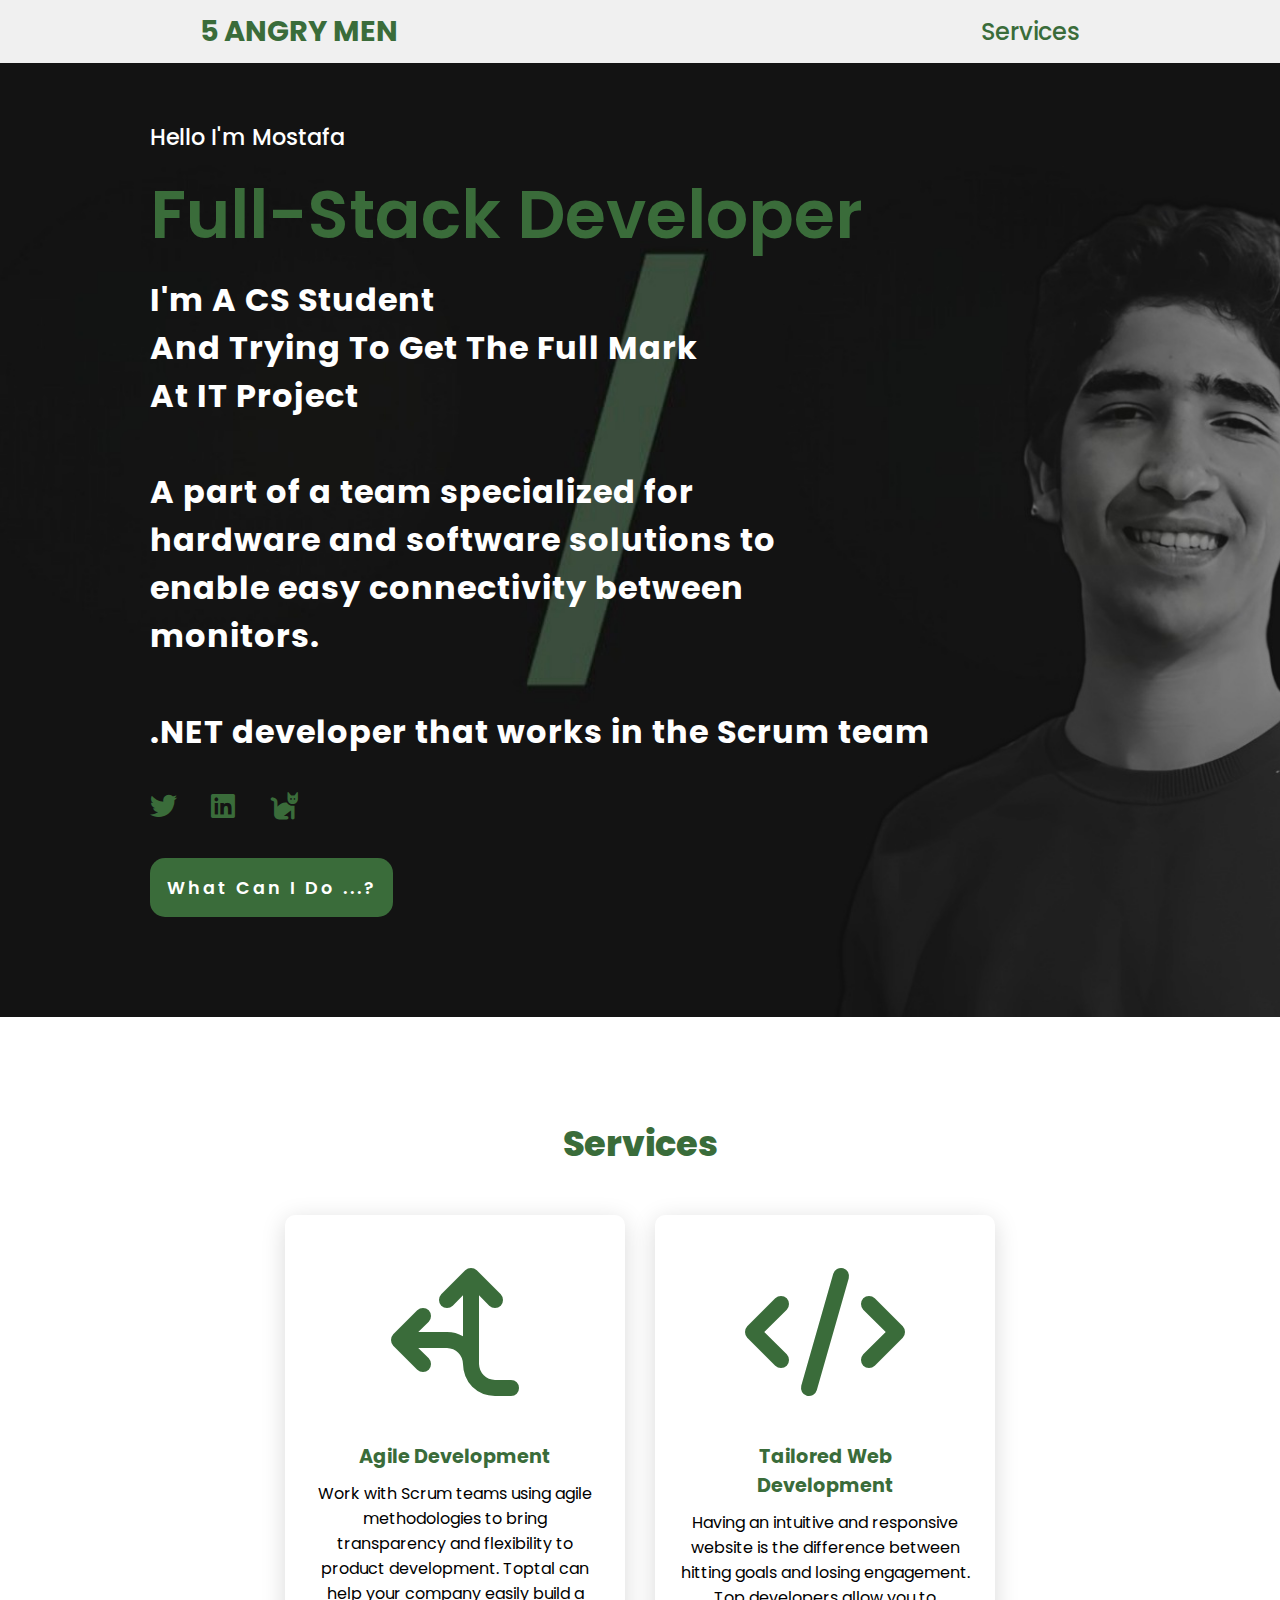
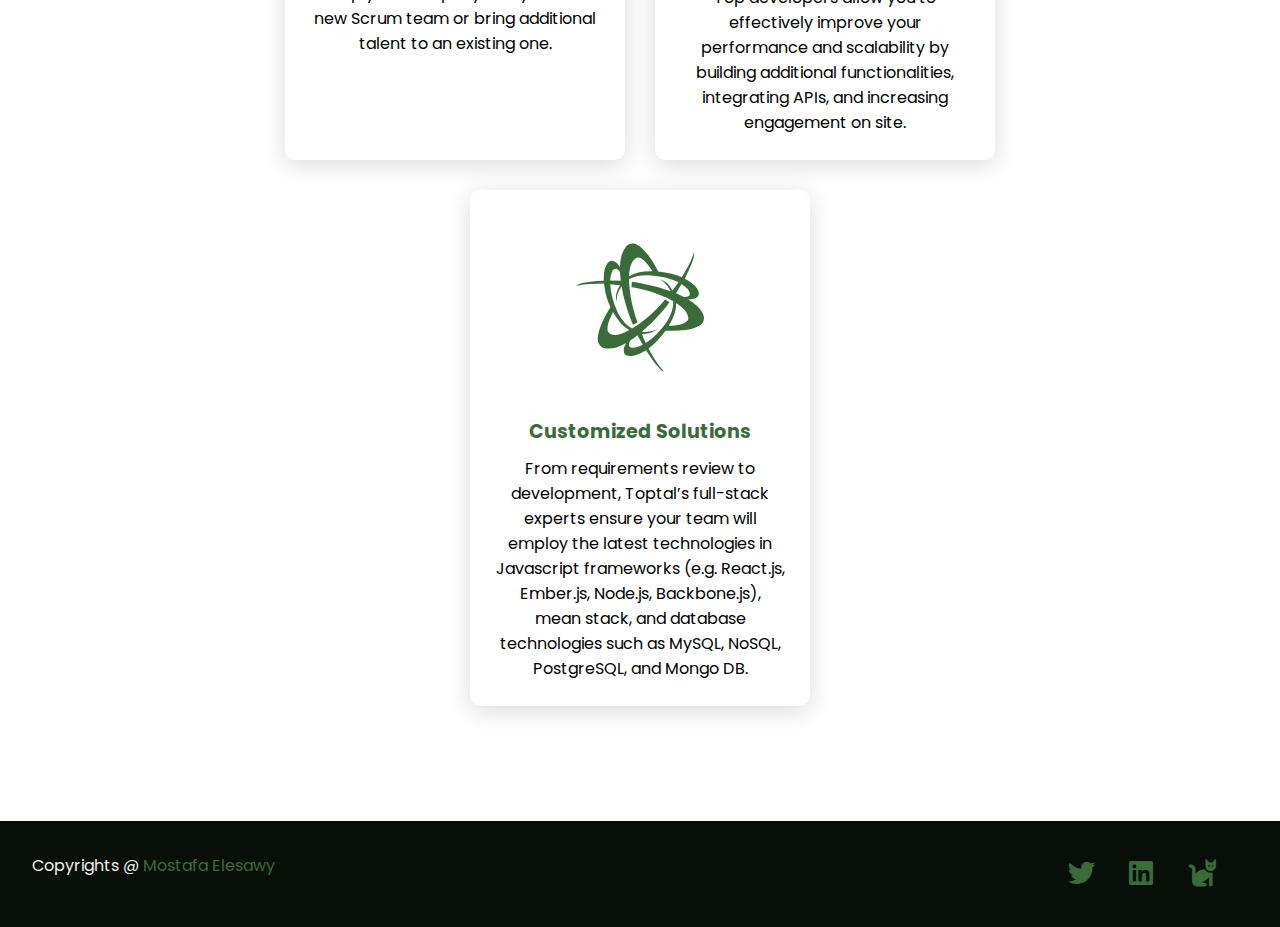
<file: 3esawy/index.html>
<!DOCTYPE html>
<html lang="en">
<head>
  <meta charset="UTF-8">
  <meta http-equiv="X-UA-Compatible" content="IE=edge">
  <meta name="viewport" content="width=device-width, initial-scale=1.0">
  <title>Document</title>
  <link rel="stylesheet" href ="https://cdnjs.cloudflare.com/ajax/libs/font-awesome/6.4.0/css/all.min.css">
  <link rel="stylesheet" href="style.css">
</head>
<body>
  <header>
    <a href ="#" class="logo"> 5 Angry Men </a>
    <nav class="navigation">
      <a href="#services">Services</a>
    </nav>
  </header>
  
  
  <section class="main">
    <div>
      <h2>Hello I'm Mostafa<br><span>Full-Stack Developer</span></h2>
      <h3>I'm A CS Student <br> And Trying To Get The Full Mark <br>At IT Project<br><br>A part of a team specialized for <br>hardware and software solutions to <br>enable easy connectivity between <br>monitors.<br><br> .NET developer that works in the Scrum team</h3>
      <div class="social-icons">
        <a href="#"><i class="fa-brands fa-twitter"></i></a>
        <a href="#"><i class="fa-brands fa-linkedin"></i></a>
        <a href="#"><i class="fa-solid fa-cat"></i></a>
      </div>
      <a href="#services" class="main-btn">What Can I Do ...?</a>
    </div>
  </section>

  <section class="cards" id="services">
    <h2 class="title">Services</h2>
    <div class="content">
      <div class="card">
        <div class="icon">
          <i class="fa-solid fa-arrows-split-up-and-left fa-flip" style="color: #3a6c3a;"></i>
        </div>
        <div class="info">
          <h3>Agile Development</h3>
          <p>Work with Scrum teams using agile methodologies to bring transparency and flexibility to product development. Toptal can help your company easily build a new Scrum team or bring additional talent to an existing one.</p>
        </div>
      </div>
      <div class="card">
        <div class="icon">
          <i class="fa-solid fa-code fa-flip" style="color: #3a6c3a;"></i>
        </div>
        <div class="info">
          <h3>Tailored Web Development</h3>
          <p>Having an intuitive and responsive website is the difference between hitting goals and losing engagement. Top developers allow you to effectively improve your performance and scalability by building additional functionalities, integrating APIs, and increasing engagement on site.</p>
        </div>
      </div>
      <div class="card">
        <div class="icon">
          <i class="fa-brands fa-battle-net fa-flip" style="color: #3a6c3a;"></i>
        </div>
        <div class="info">
          <h3>Customized Solutions</h3>
          <p>From requirements review to development, Toptal’s full-stack experts ensure your team will employ the latest technologies in Javascript frameworks (e.g. React.js, Ember.js, Node.js, Backbone.js), mean stack, and database technologies such as MySQL, NoSQL, PostgreSQL, and Mongo DB.</p>
        </div>
      </div>
    </div>
  </section>


  <footer class="footer">
    <p class="footer-title">Copyrights @ <span>Mostafa Elesawy </span></p>
    <div class="social-icons">
      <a href="#"><i class="fa-brands fa-twitter"></i></a>
      <a href="#"><i class="fa-brands fa-linkedin"></i></a>
      <a href="#"><i class="fa-solid fa-cat"></i></a>
    </div>
  </footer>
</file>
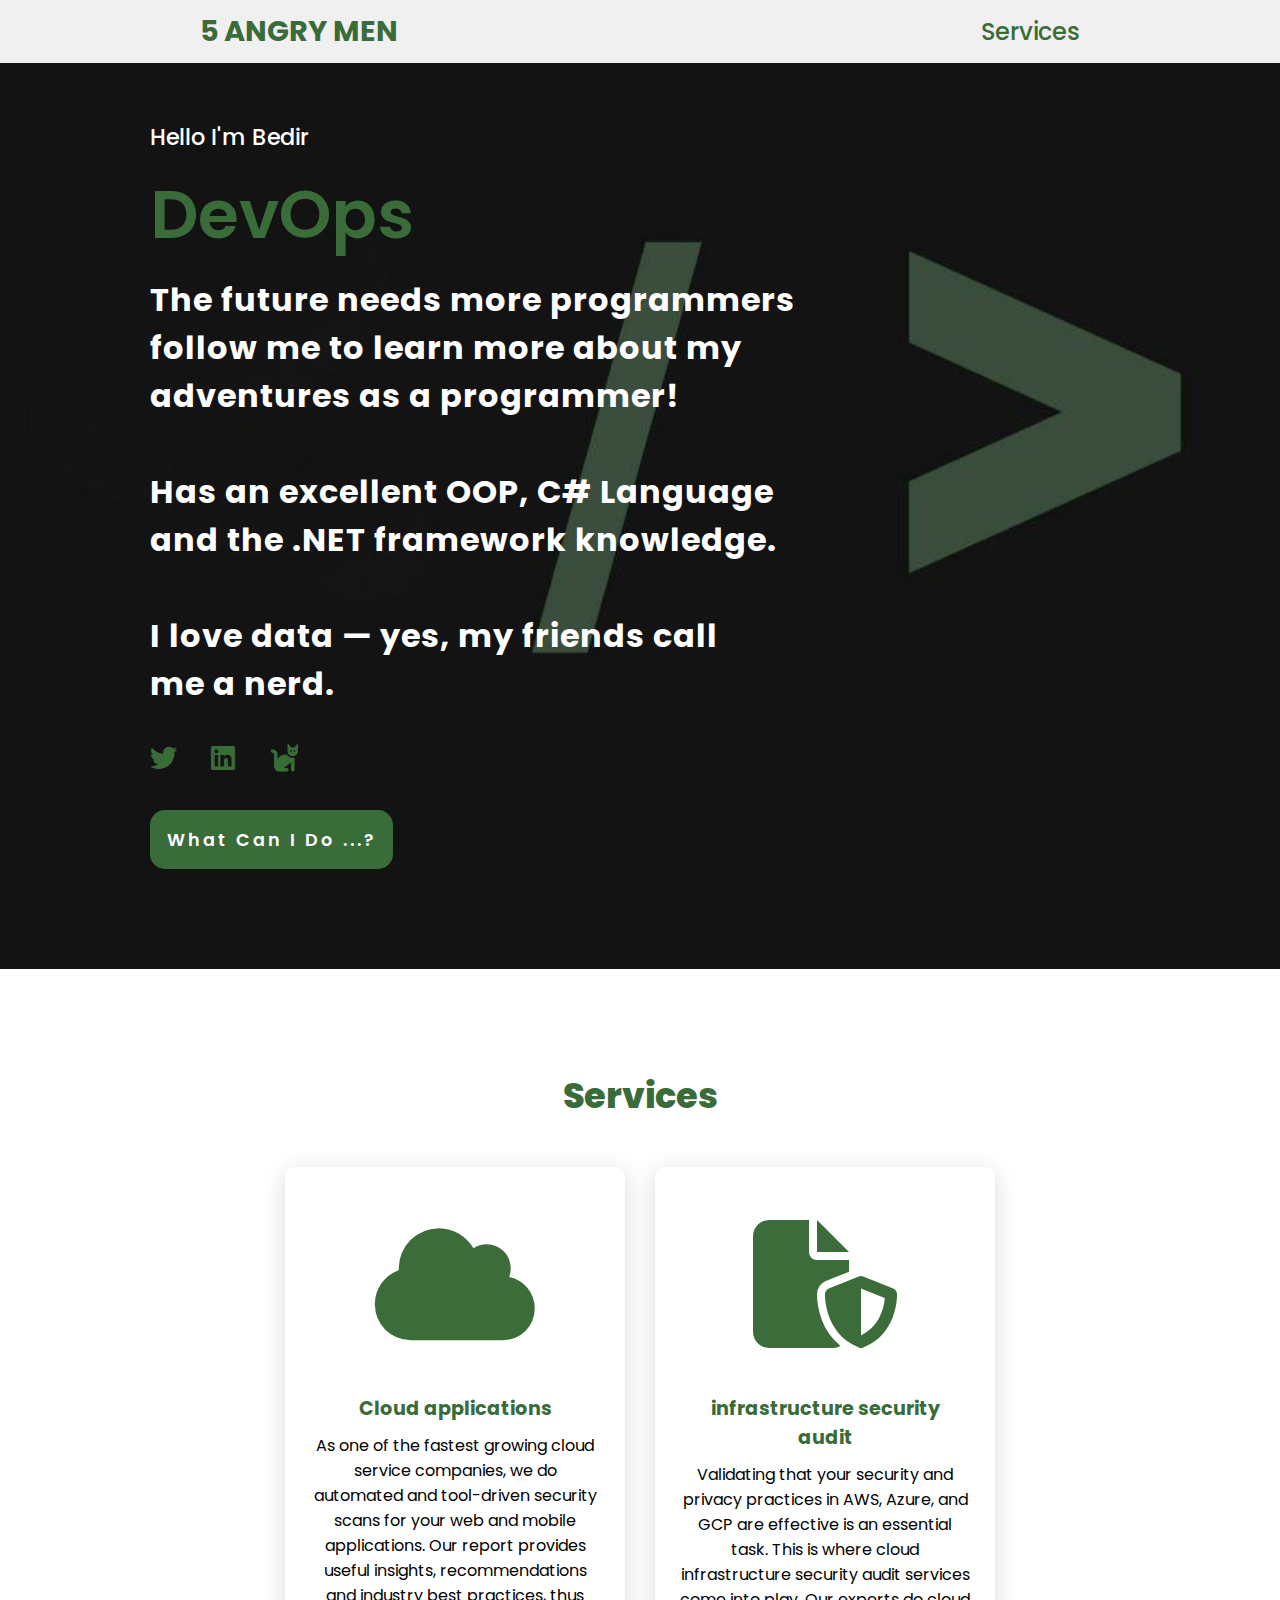
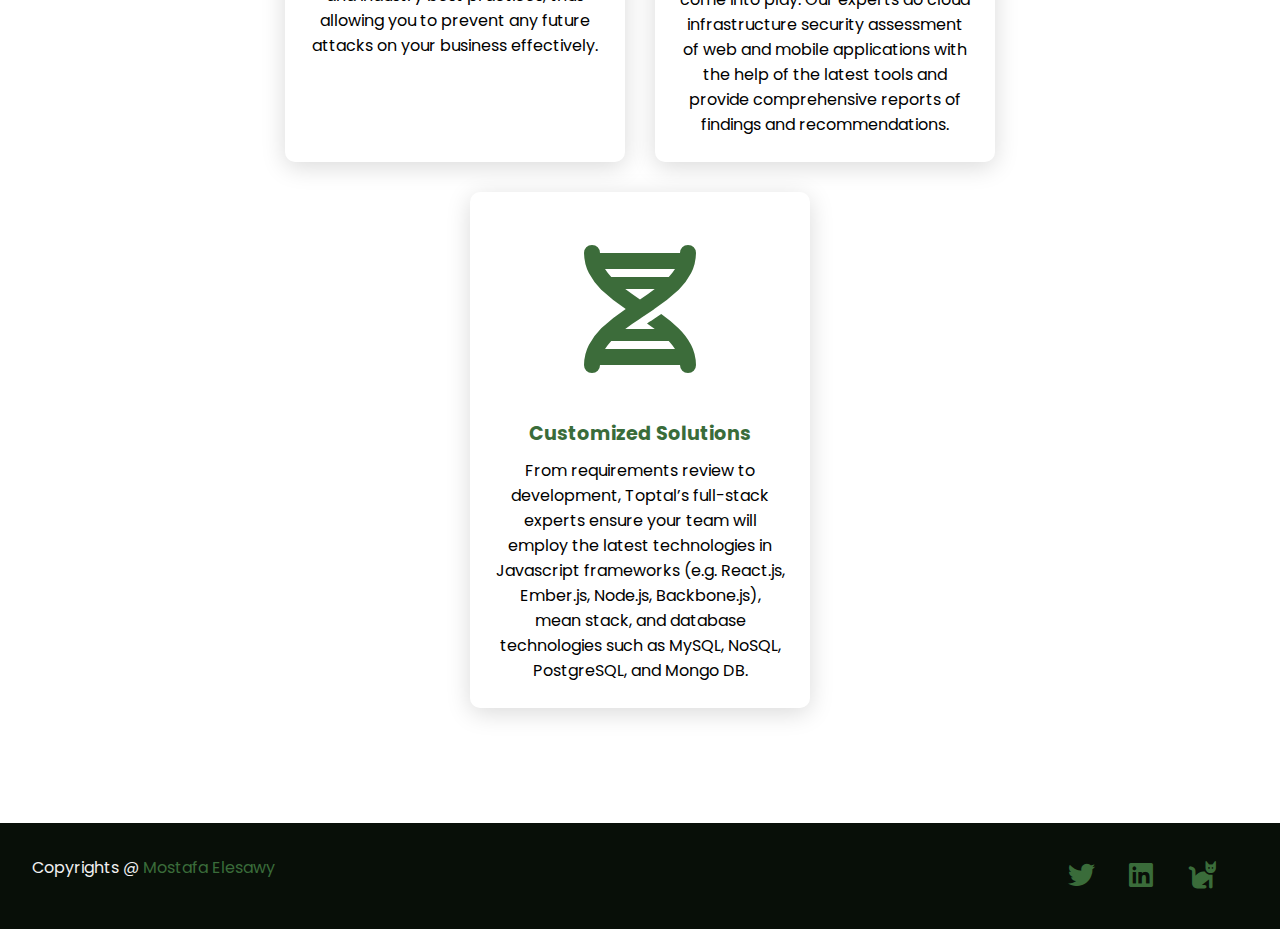
<file: Bedir/index.html>
<!DOCTYPE html>
<html lang="en">
<head>
  <meta charset="UTF-8">
  <meta http-equiv="X-UA-Compatible" content="IE=edge">
  <meta name="viewport" content="width=device-width, initial-scale=1.0">
  <title>Document</title>
  <link rel="stylesheet" href ="https://cdnjs.cloudflare.com/ajax/libs/font-awesome/6.4.0/css/all.min.css">
  <link rel="stylesheet" href="style.css">
</head>
<body>
  <header>
    <a href ="#" class="logo"> 5 Angry Men </a>
    <nav class="navigation">
      <a href="#services">Services</a>
    </nav>
  </header>
  
  
  <section class="main">
    <div>
      <h2>Hello I'm Bedir<br><span>DevOps</span></h2>
      <h3>The future needs more programmers <br>follow me to learn more about my <br>adventures as a programmer!<br><br>Has an excellent OOP, C# Language <br>and the .NET framework knowledge.<br><br>I love data — yes, my friends call <br>me a nerd.</h3>
      <div class="social-icons">
        <a href="#"><i class="fa-brands fa-twitter"></i></a>
        <a href="#"><i class="fa-brands fa-linkedin"></i></a>
        <a href="#"><i class="fa-solid fa-cat"></i></a>
      </div>
      <a href="#services" class="main-btn">What Can I Do ...?</a>
    </div>
  </section>

  <section class="cards" id="services">
    <h2 class="title">Services</h2>
    <div class="content">
      <div class="card">
        <div class="icon">
          <i class="fa-solid fa-cloud fa-flip" style="color: #3c6c3a;"></i>
        </div>
        <div class="info">
          <h3>Cloud applications</h3>
          <p>As one of the fastest growing cloud service companies, we do automated and tool-driven security scans for your web and mobile applications. Our report provides useful insights, recommendations and industry best practices, thus allowing you to prevent any future attacks on your business effectively.</p>
        </div>
      </div>
      <div class="card">
        <div class="icon">
          <i class="fa-solid fa-file-shield fa-flip" style="color: #3c6c3a;"></i>
        </div>
        <div class="info">
          <h3>infrastructure security audit</h3>
          <p>Validating that your security and privacy practices in AWS, Azure, and GCP are effective is an essential task. This is where cloud infrastructure security audit services come into play. Our experts do cloud infrastructure security assessment of web and mobile applications with the help of the latest tools and provide comprehensive reports of findings and recommendations.</p>
        </div>
      </div>
      <div class="card">
        <div class="icon">
          <i class="fa-solid fa-dna fa-flip" style="color: #3c6c3a;"></i>
        </div>
        <div class="info">
          <h3>Customized Solutions</h3>
          <p>From requirements review to development, Toptal’s full-stack experts ensure your team will employ the latest technologies in Javascript frameworks (e.g. React.js, Ember.js, Node.js, Backbone.js), mean stack, and database technologies such as MySQL, NoSQL, PostgreSQL, and Mongo DB.</p>
        </div>
      </div>
    </div>
  </section>


  <footer class="footer">
    <p class="footer-title">Copyrights @ <span>Mostafa Elesawy </span></p>
    <div class="social-icons">
      <a href="#"><i class="fa-brands fa-twitter"></i></a>
      <a href="#"><i class="fa-brands fa-linkedin"></i></a>
      <a href="#"><i class="fa-solid fa-cat"></i></a>
    </div>
  </footer>
</file>
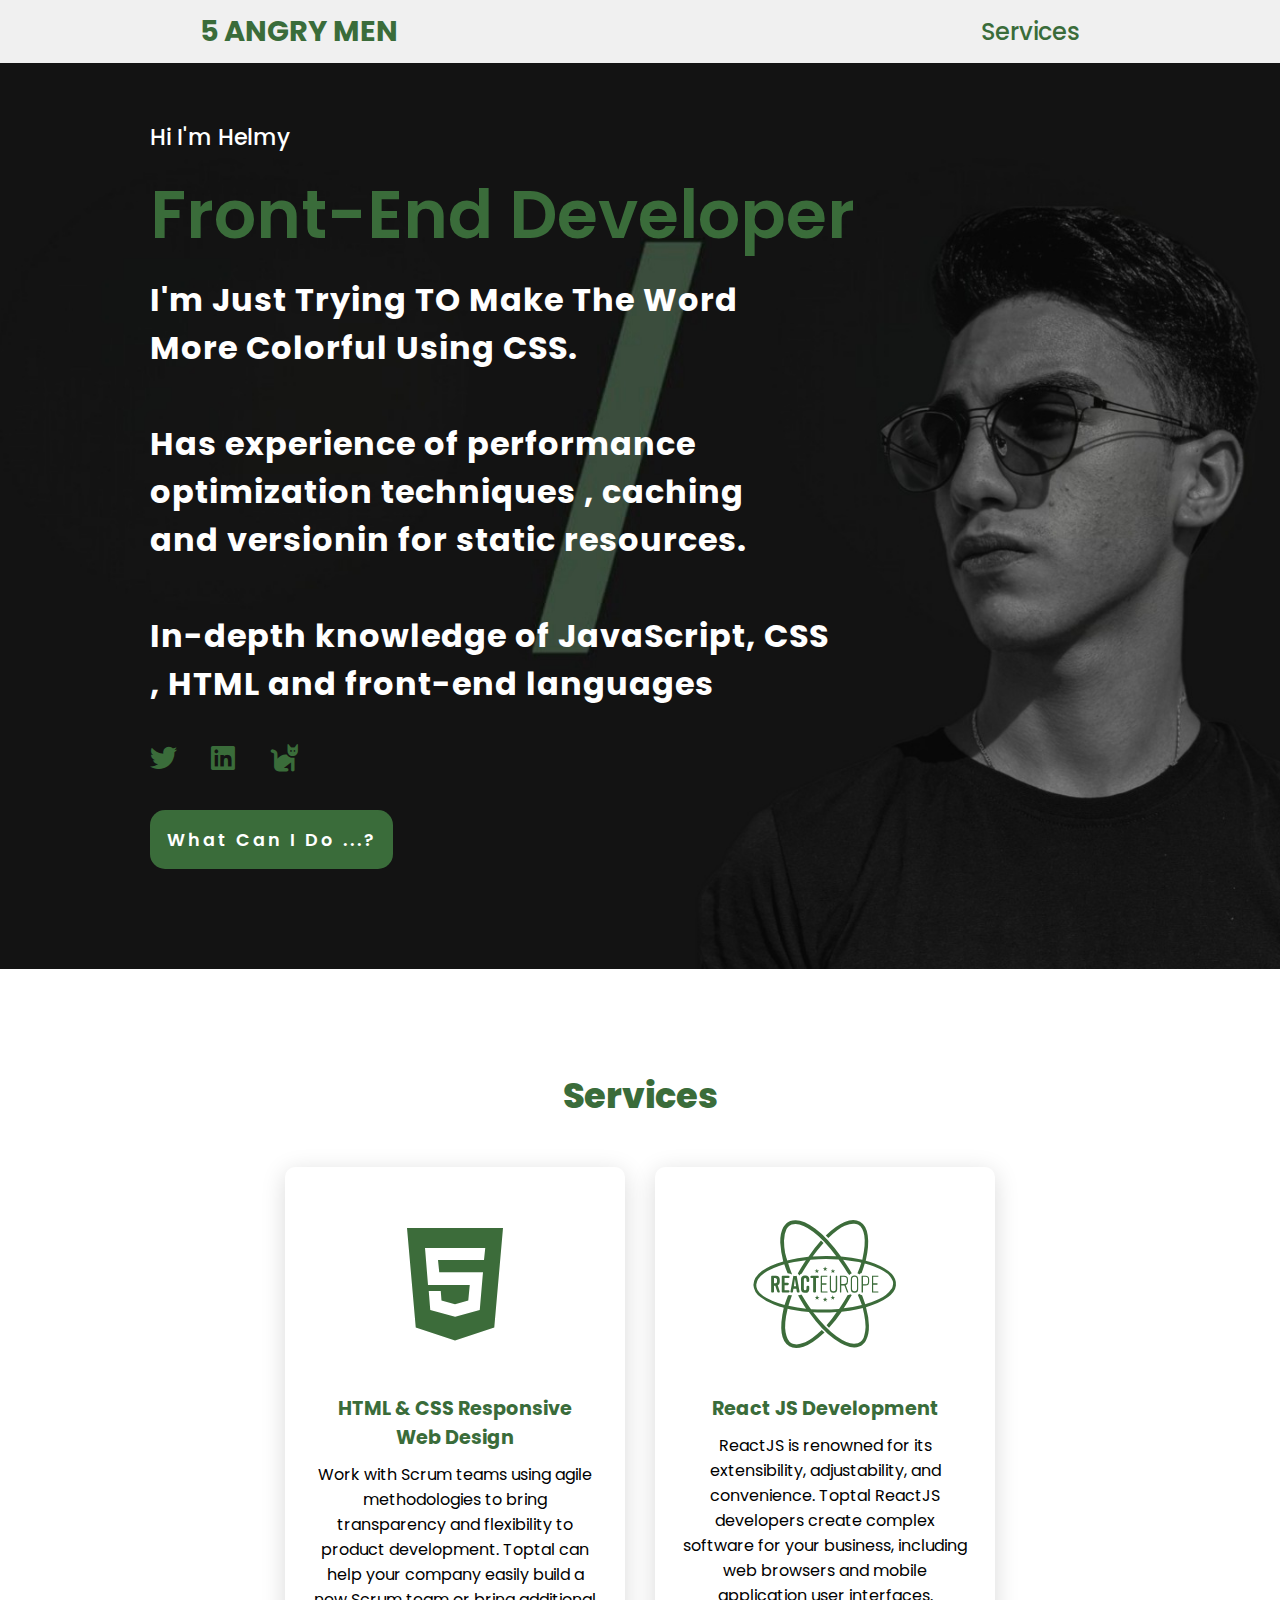
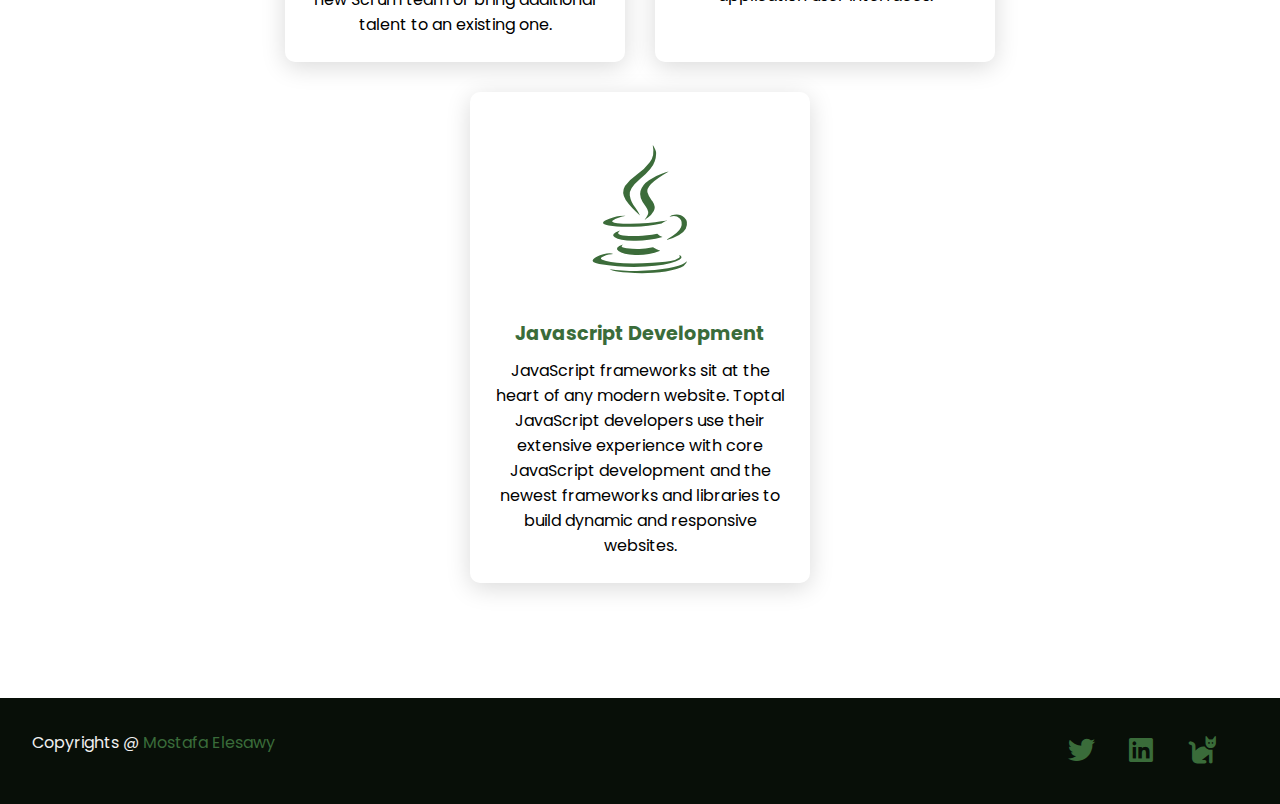
<file: Helmy/index.html>
<!DOCTYPE html>
<html lang="en">
<head>
  <meta charset="UTF-8">
  <meta http-equiv="X-UA-Compatible" content="IE=edge">
  <meta name="viewport" content="width=device-width, initial-scale=1.0">
  <title>Document</title>
  <link rel="stylesheet" href ="https://cdnjs.cloudflare.com/ajax/libs/font-awesome/6.4.0/css/all.min.css">
  <link rel="stylesheet" href="style.css">
</head>
<body>
  <header>
    <a href ="#" class="logo"> 5 Angry Men </a>
    <nav class="navigation">
      <a href="#services">Services</a>
    </nav>
  </header>
  
  
  <section class="main">
    <div>
      <h2>Hi I'm Helmy<br><span>Front-End Developer</span></h2>
      <h3>I'm Just Trying TO Make The Word<br>More Colorful Using CSS.<br><br>Has experience of performance <br>optimization techniques , caching <br> and versionin for static resources.<br><br>In-depth knowledge of JavaScript, CSS<br>, HTML and front-end languages </h3>
      <div class="social-icons">
        <a href="#"><i class="fa-brands fa-twitter"></i></a>
        <a href="#"><i class="fa-brands fa-linkedin"></i></a>
        <a href="#"><i class="fa-solid fa-cat"></i></a>
      </div>
      <a href="#services" class="main-btn">What Can I Do ...?</a>
    </div>
  </section>

  <section class="cards" id="services">
    <h2 class="title">Services</h2>
    <div class="content">
      <div class="card">
        <div class="icon">
          <i class="fa-brands fa-html5 fa-flip" style="color: #3c6c3a;"></i>
        </div>
        <div class="info">
          <h3>HTML & CSS Responsive Web Design</h3>
          <p>Work with Scrum teams using agile methodologies to bring transparency and flexibility to product development. Toptal can help your company easily build a new Scrum team or bring additional talent to an existing one.</p>
        </div>
      </div>
      <div class="card">
        <div class="icon">
          <i class="fa-brands fa-reacteurope fa-flip" style="color: #3c6c3a;"></i>
        </div>
        <div class="info">
          <h3>React JS Development</h3>
          <p>ReactJS is renowned for its extensibility, adjustability, and convenience. Toptal ReactJS developers create complex software for your business, including web browsers and mobile application user interfaces.</p>
        </div>
      </div>
      <div class="card">
        <div class="icon">
          <i class="fa-brands fa-java fa-flip" style="color: #3c6c3a;"></i>
        </div>
        <div class="info">
          <h3>Javascript Development</h3>
          <p>JavaScript frameworks sit at the heart of any modern website. Toptal JavaScript developers use their extensive experience with core JavaScript development and the newest frameworks and libraries to build dynamic and responsive websites.</p>
        </div>
      </div>
    </div>
  </section>


  <footer class="footer">
    <p class="footer-title">Copyrights @ <span>Mostafa Elesawy </span></p>
    <div class="social-icons">
      <a href="#"><i class="fa-brands fa-twitter"></i></a>
      <a href="#"><i class="fa-brands fa-linkedin"></i></a>
      <a href="#"><i class="fa-solid fa-cat"></i></a>
    </div>
  </footer>
</file>
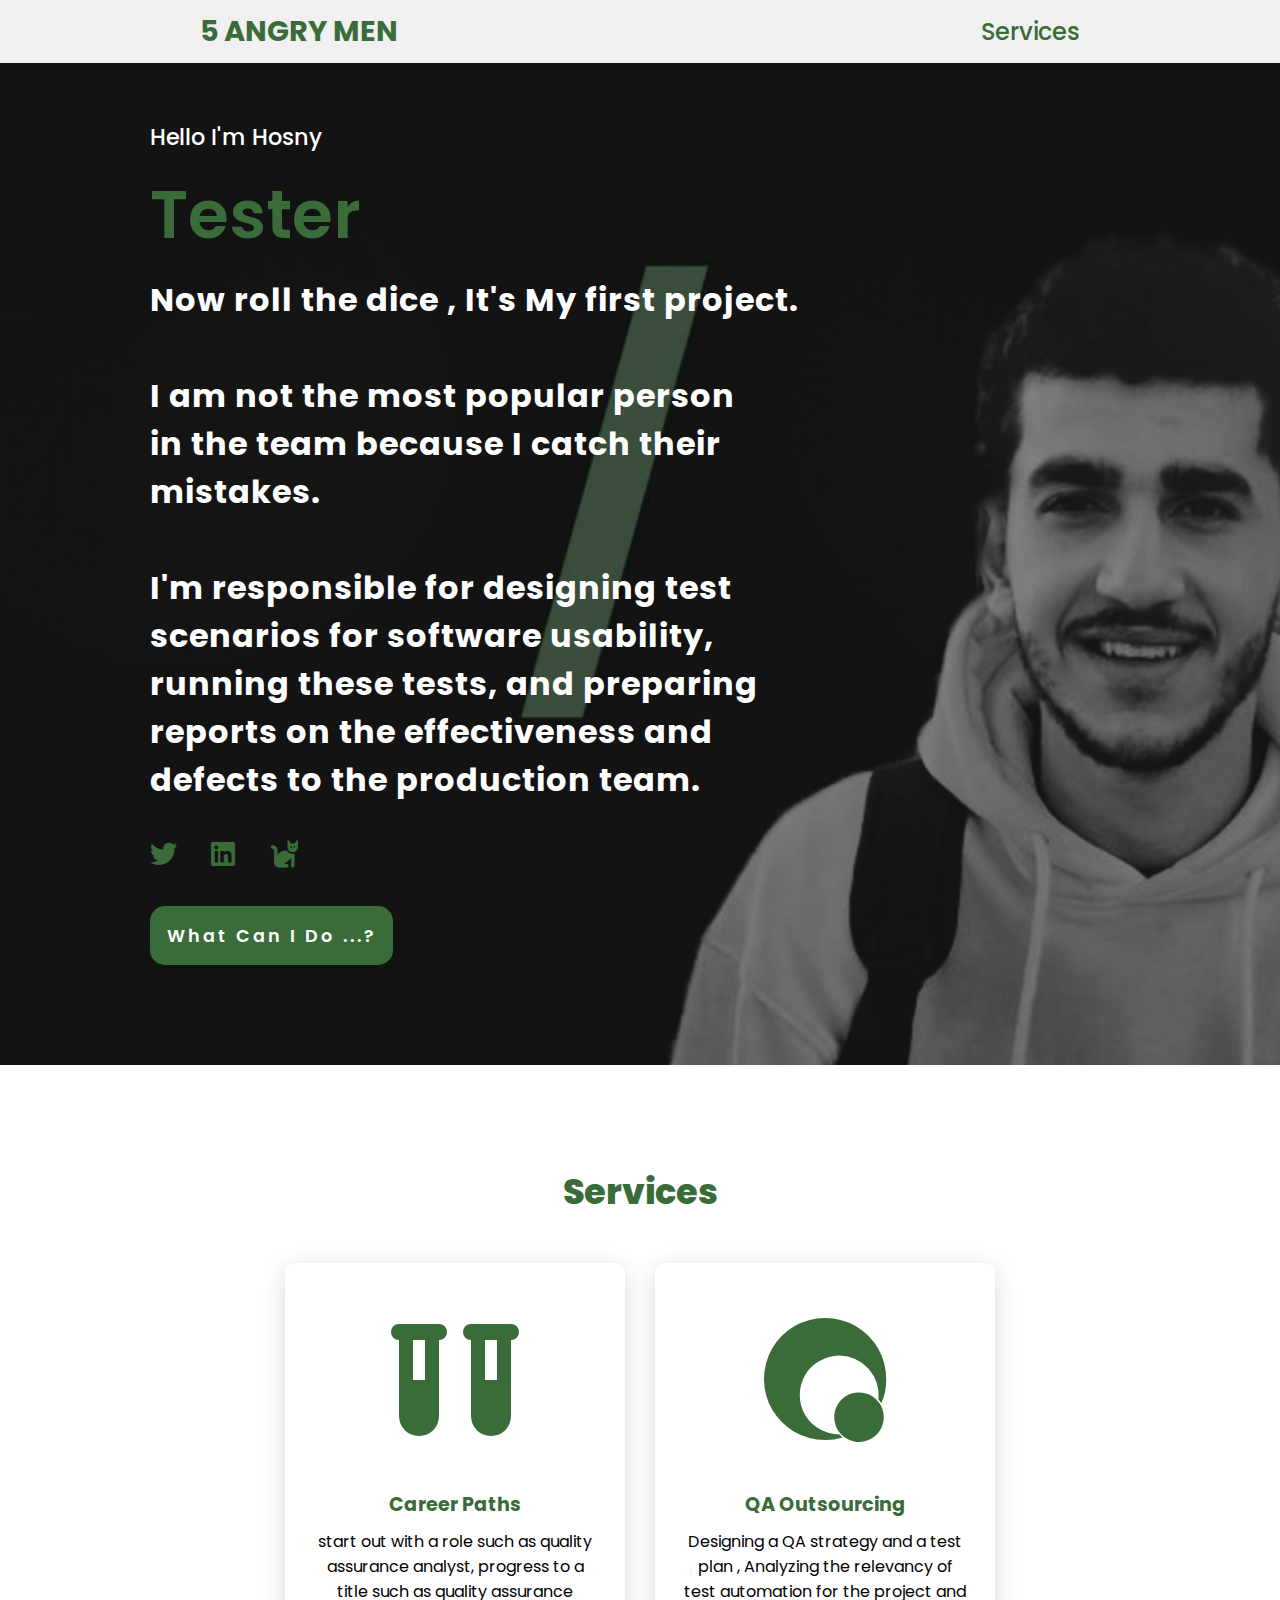
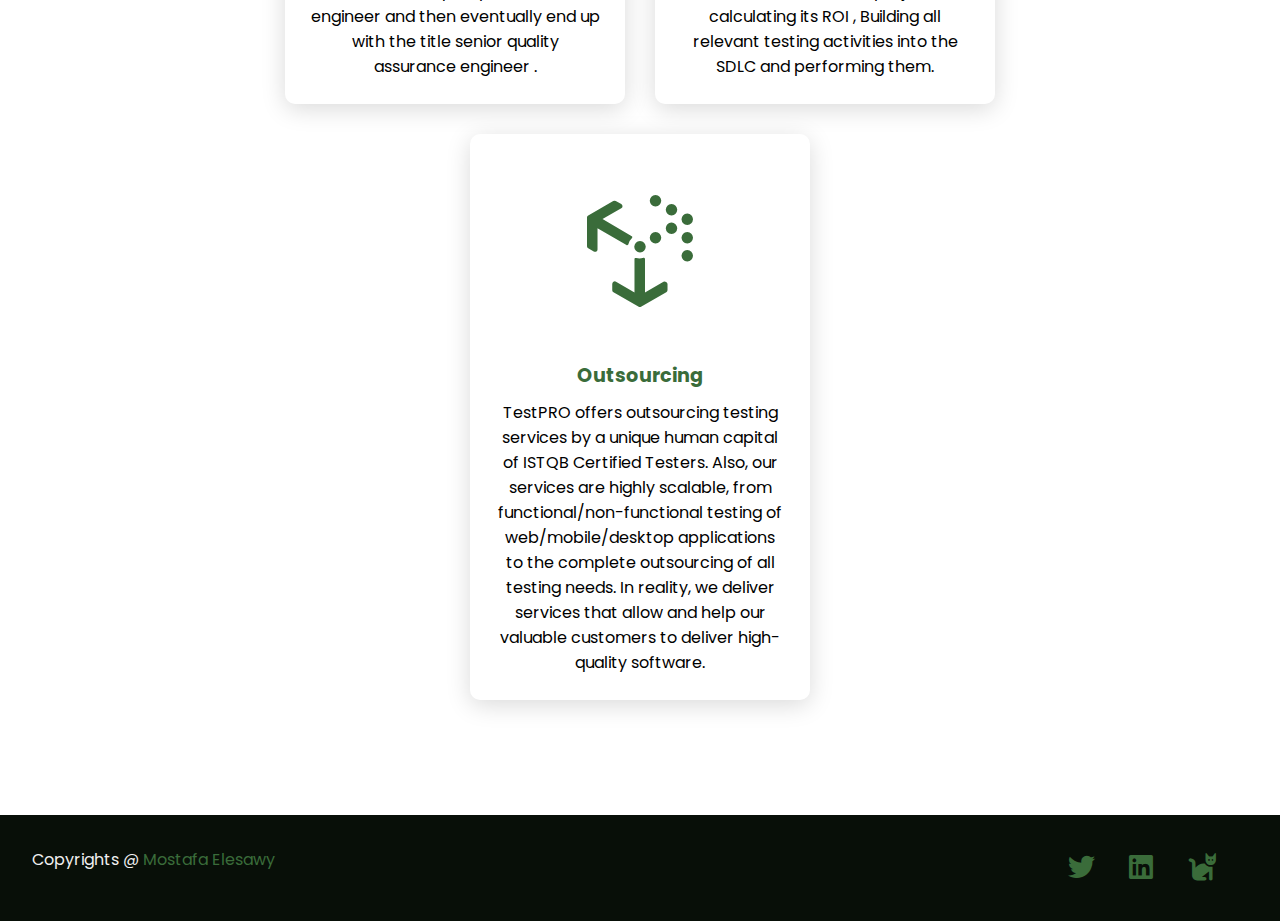
<file: Hosny/index.html>
<!DOCTYPE html>
<html lang="en">
<head>
  <meta charset="UTF-8">
  <meta http-equiv="X-UA-Compatible" content="IE=edge">
  <meta name="viewport" content="width=device-width, initial-scale=1.0">
  <title>Document</title>
  <link rel="stylesheet" href ="https://cdnjs.cloudflare.com/ajax/libs/font-awesome/6.4.0/css/all.min.css">
  <link rel="stylesheet" href="style.css">
</head>
<body>
  <header>
    <a href ="#" class="logo"> 5 Angry Men </a>
    <nav class="navigation">
      <a href="#services">Services</a>
    </nav>
  </header>
  
  
  <section class="main">
    <div>
      <h2>Hello I'm Hosny<br><span>Tester</span></h2>
      <h3>Now roll the dice , It's My first project.<br><br>I am not the most popular person <br>in the team because I catch their <br>mistakes.<br><br>I'm responsible for designing test <br>scenarios for software usability, <br>running these tests, and preparing <br>reports on the effectiveness and <br>defects to the production team.</h3>
      <div class="social-icons">
        <a href="#"><i class="fa-brands fa-twitter"></i></a>
        <a href="#"><i class="fa-brands fa-linkedin"></i></a>
        <a href="#"><i class="fa-solid fa-cat"></i></a>
      </div>
      <a href="#services" class="main-btn">What Can I Do ...?</a>
    </div>
  </section>

  <section class="cards" id="services">
    <h2 class="title">Services</h2>
    <div class="content">
      <div class="card">
        <div class="icon">
          <i class="fa-solid fa-vials fa-flip" style="color: #3a6c3a;"></i>
        </div>
        <div class="info">
          <h3>Career Paths</h3>
          <p>start out with a role such as quality assurance analyst, progress to a title such as quality assurance engineer and then eventually end up with the title senior quality assurance engineer .</p>
        </div>
      </div>
      <div class="card">
        <div class="icon">
          <i class="fa-brands fa-quinscape fa-flip" style="color: #3a6c3a;"></i>
        </div>
        <div class="info">
          <h3>QA Outsourcing</h3>
          <p>Designing a QA strategy and a test plan , Analyzing the relevancy of test automation for the project and calculating its ROI , Building all relevant testing activities into the SDLC and performing them.</p>
        </div>
      </div>
      <div class="card">
        <div class="icon">
          <i class="fa-brands fa-uncharted fa-flip" style="color: #3a6c3a;"></i>
        </div>
        <div class="info">
          <h3>Outsourcing</h3>
          <p>TestPRO offers outsourcing testing services by a unique human capital of ISTQB Certified Testers. Also, our services are highly scalable, from functional/non-functional testing of web/mobile/desktop applications to the complete outsourcing of all testing needs. In reality, we deliver services that allow and help our valuable customers to deliver high-quality software.</p>
        </div>
      </div>
    </div>
  </section>


  <footer class="footer">
    <p class="footer-title">Copyrights @ <span>Mostafa Elesawy </span></p>
    <div class="social-icons">
      <a href="#"><i class="fa-brands fa-twitter"></i></a>
      <a href="#"><i class="fa-brands fa-linkedin"></i></a>
      <a href="#"><i class="fa-solid fa-cat"></i></a>
    </div>
  </footer>
</file>
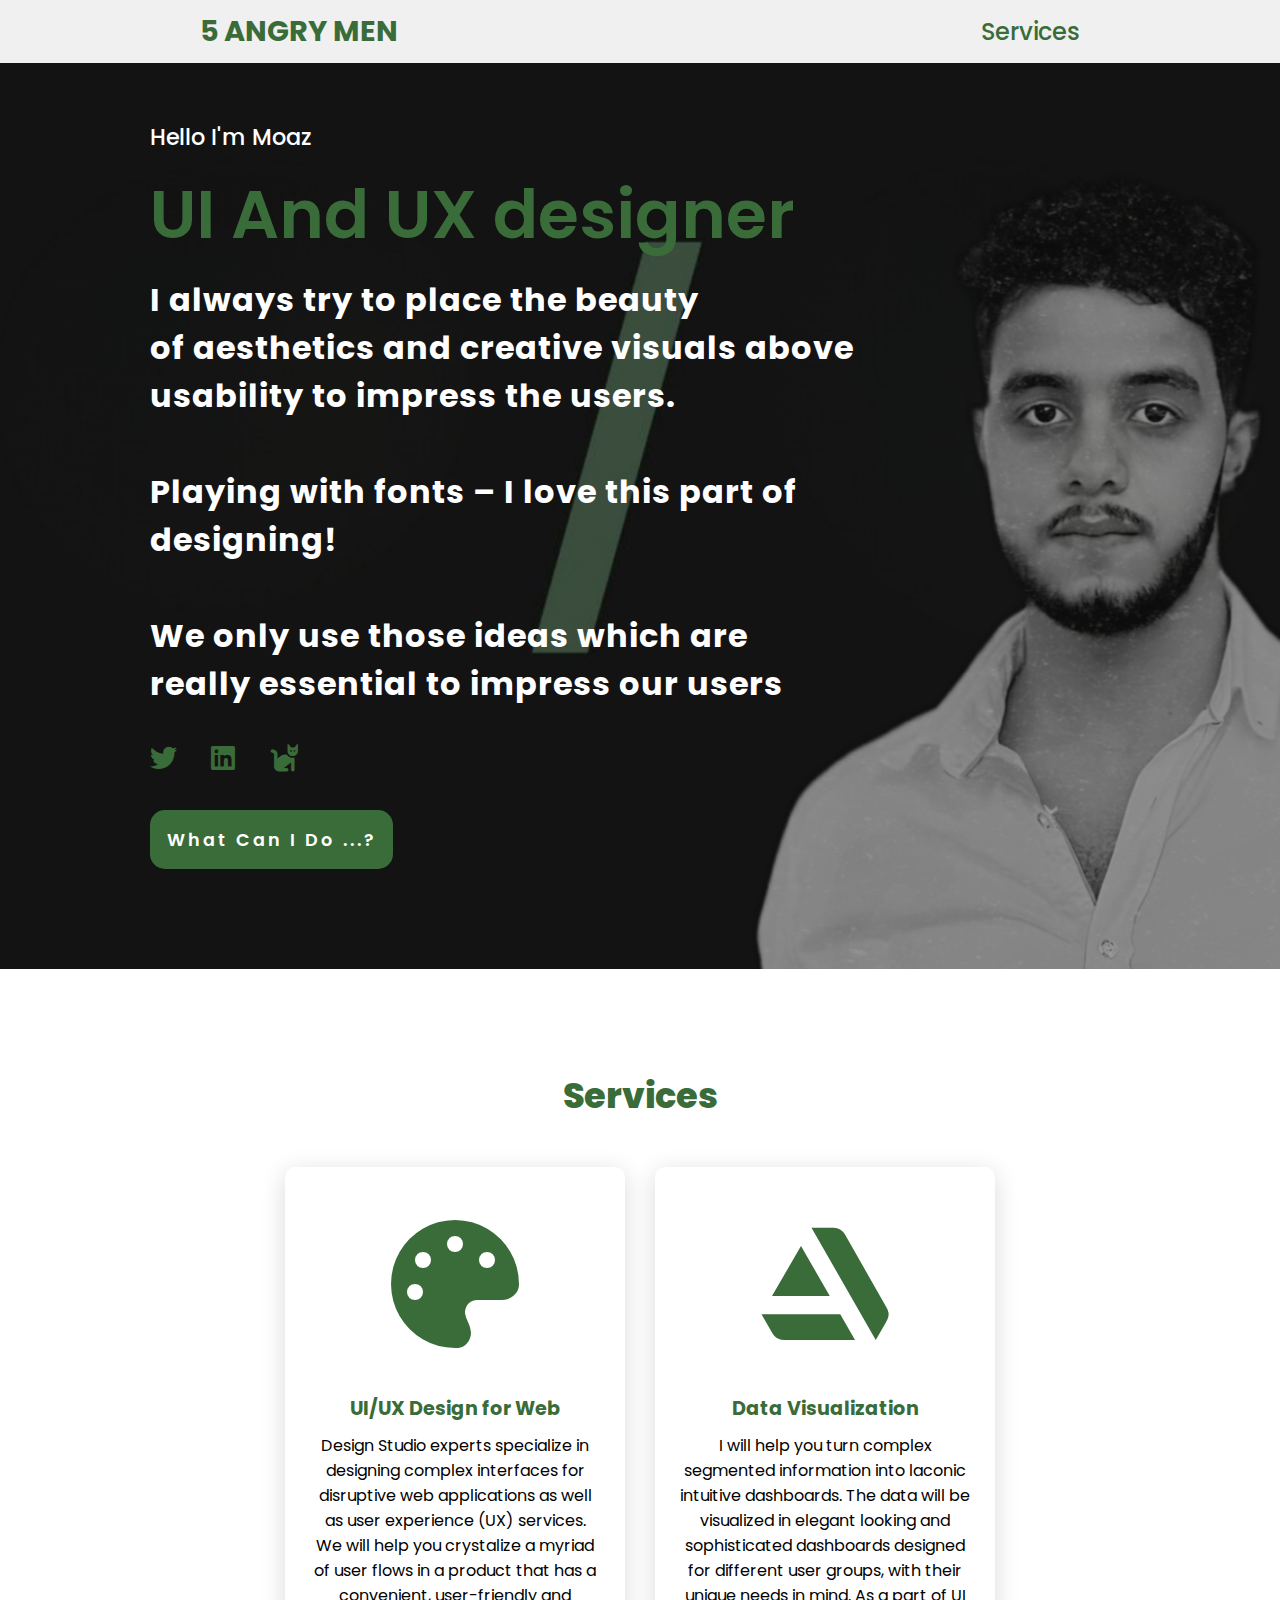
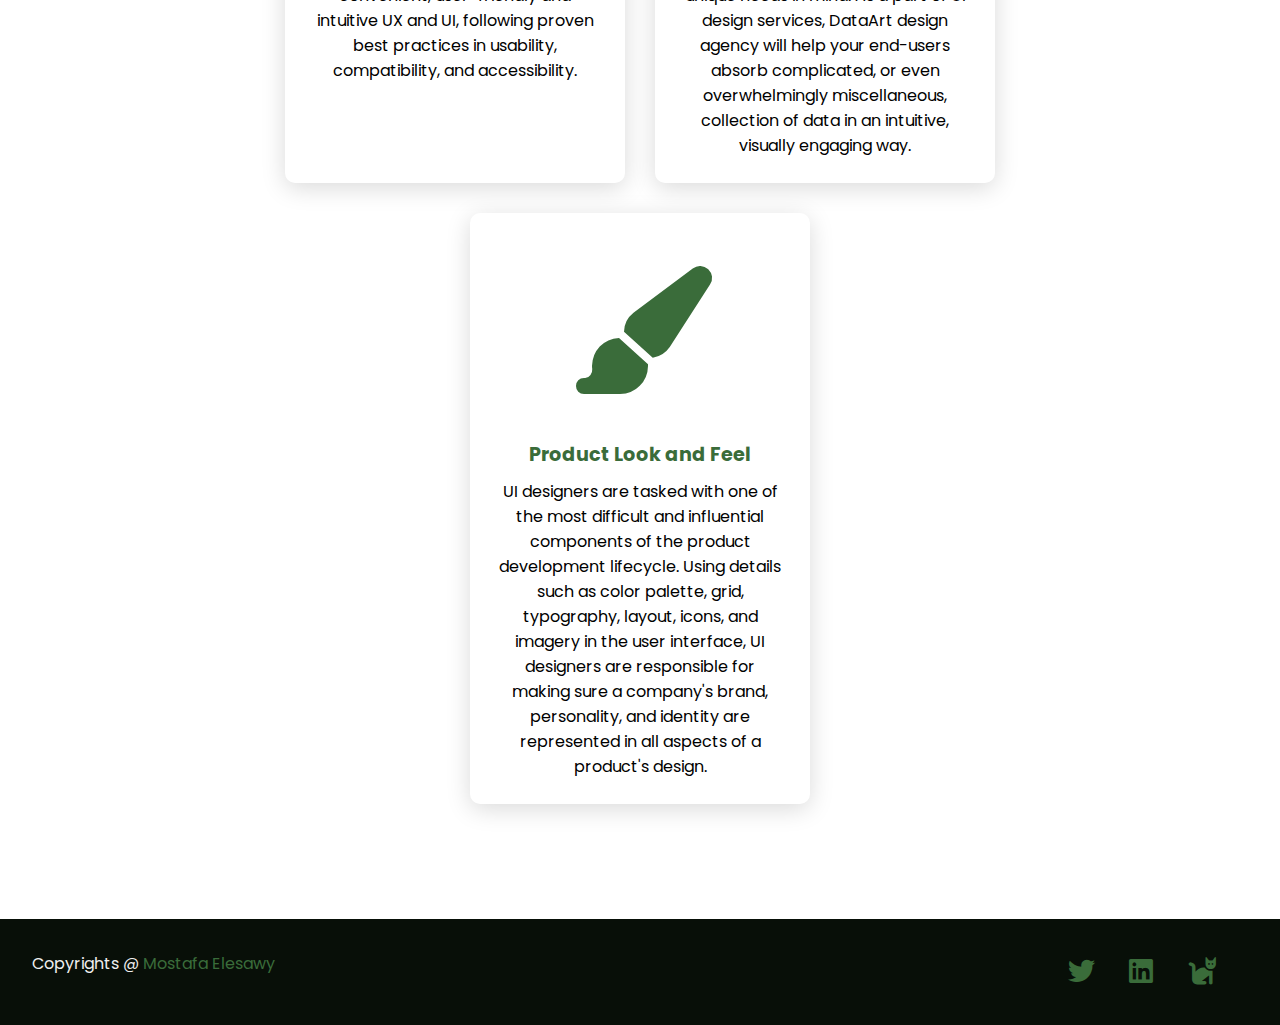
<file: Moaz/index.html>
<!DOCTYPE html>
<html lang="en">
<head>
  <meta charset="UTF-8">
  <meta http-equiv="X-UA-Compatible" content="IE=edge">
  <meta name="viewport" content="width=device-width, initial-scale=1.0">
  <title>Document</title>
  <link rel="stylesheet" href ="https://cdnjs.cloudflare.com/ajax/libs/font-awesome/6.4.0/css/all.min.css">
  <link rel="stylesheet" href="style.css">
</head>
<body>
  <header>
    <a href ="#" class="logo"> 5 Angry Men </a>
    <nav class="navigation">
      <a href="#services">Services</a>
    </nav>
  </header>
  
  
  <section class="main">
    <div>
      <h2>Hello I'm Moaz<br><span>UI And UX designer</span></h2>
      <h3>I always try to place the beauty <br>of aesthetics and creative visuals above <br>usability to impress the users.<br><br>Playing with fonts – I love this part of <br>designing!<br><br>We only use those ideas which are <br> really essential to impress our users</h3>
      <div class="social-icons">
        <a href="#"><i class="fa-brands fa-twitter"></i></a>
        <a href="#"><i class="fa-brands fa-linkedin"></i></a>
        <a href="#"><i class="fa-solid fa-cat"></i></a>
      </div>
      <a href="#services" class="main-btn">What Can I Do ...?</a>
    </div>
  </section>

  <section class="cards" id="services">
    <h2 class="title">Services</h2>
    <div class="content">
      <div class="card">
        <div class="icon">
            <i class="fa-solid fa-palette fa-flip" style="color: #3a6c3a;"></i>
        </div>
        <div class="info">
          <h3>UI/UX Design for Web</h3>
          <p>Design Studio experts specialize in designing complex interfaces for disruptive web applications as well as user experience (UX) services. We will help you crystalize a myriad of user flows in a product that has a convenient, user-friendly and intuitive UX and UI, following proven best practices in usability, compatibility, and accessibility.</p>
        </div>
      </div>
      <div class="card">
        <div class="icon">
            <i class="fa-brands fa-artstation fa-flip" style="color: #3a6c3a;"></i>
        </div>
        <div class="info">
          <h3>Data Visualization</h3>  
          <p>I will help you turn complex segmented information into laconic intuitive dashboards. The data will be visualized in elegant looking and sophisticated dashboards designed for different user groups, with their unique needs in mind. As a part of UI design services, DataArt design agency will help your end-users absorb complicated, or even overwhelmingly miscellaneous, collection of data in an intuitive, visually engaging way.</p>
        </div>
      </div>
      <div class="card">
        <div class="icon">
            <i class="fa-solid fa-paintbrush fa-flip" style="color: #3a6c3a;"></i>
        </div>
        <div class="info">
          <h3>Product Look and Feel</h3>
          <p>UI designers are tasked with one of the most difficult and influential components of the product development lifecycle. Using details such as color palette, grid, typography, layout, icons, and imagery in the user interface, UI designers are responsible for making sure a company's brand, personality, and identity are represented in all aspects of a product's design.</p>
        </div>
      </div>
    </div>
  </section>


  <footer class="footer">
    <p class="footer-title">Copyrights @ <span>Mostafa Elesawy </span></p>
    <div class="social-icons">
      <a href="#"><i class="fa-brands fa-twitter"></i></a>
      <a href="#"><i class="fa-brands fa-linkedin"></i></a>
      <a href="#"><i class="fa-solid fa-cat"></i></a>
    </div>
  </footer>
</file>
<file: 3esawy/style.css>
@import url('https://fonts.googleapis.com/css2?family=Poppins:ital,wght@0,100;0,200;0,300;0,400;0,500;0,600;0,700;0,800;0,900;1,100;1,200;1,300;1,400;1,500;1,600;1,700;1,800;1,900&display=swap');
*{
    font-family: 'Poppins', sans-serif;
    margin: 0;
    padding: 0;
    box-sizing: border-box;
    scroll-behavior: smooth;
}

header{
    background-color: #f0f0f0;
    width: 100%;
    position: fixed;
    z-index: 999;
    display: flex;
    justify-content: space-between;
    align-items: center;
    padding: 10px 200px;
}

.logo{
    text-decoration: none;
    color: #3a6c3a;
    text-transform: uppercase;
    font-weight: 700;
    font-size: 1.8em;
}

.logo:hover{
    color: #71df71;
}

.navigation a{
color: #3a6c3a;
text-decoration: none;
font-size: 1.5em;
font-weight: 500;
padding-left: 30px;
}

.navigation a:hover{
    color: #71df71;
}

section{
    padding: 100px 200px;
}
 
.main{
    width: 100%;
    min-height: 100vh;
    display: flex;
    align-items: center;
    background: url(esawy.jpg) no-repeat;
    background-position: center;
    background-size: cover;
    padding-left:150px ;
}

.main h2{
    color: #fff;
    font-size:1.4em ;
    font-weight:500 ;
    padding-top: 20px;
}

.main h2 span{
    color: #3a6c3a;
    font-size: 3em;
    font-weight: 600;
    display: inline-block;
    margin-top: 10px;
}

.main h3{
    color: #fff;
    font-size: 2em;
    font-weight: 700;
    letter-spacing: 1px;
    margin-top: 10px;
    margin-bottom: 30px;
}

.social-icons a {
    color: #3a6c3a;
    padding-right: 30px;
    font-size: 1.7em;
}

.social-icons a :hover{
    color: #fff
}

.main-btn{
    color: #fff;
    background-color: #3a6c3a;
    text-decoration: none;
    font-size: 1.1em;
    font-weight: 600;
    display: inline-block;
    padding: 0.9375em;
    letter-spacing: 3px;
    border-radius: 15px;
    margin-top: 30px;
    transition: 0.7s ease;
}

.main-btn:hover{
    background-color: #1d361d;
    transform: scale(1.1);
}
 
.title {
    display: flex;
    justify-content: center;
    color: #3a6c3a;
    font-size: 2.2em;
    font-weight: 800;
    margin-bottom: 30px;
}

.content {
    display: flex;
    justify-content: center;
    flex-direction: row;
    flex-wrap: wrap;
}

.card {
    background-color: #fff;
    width: 21.25em;
    box-shadow: 0 5px 25px rgba( 1 1 1 / 15%);
    border-radius: 10px;
    padding: 25px;
    margin: 15px;
    transition: 0.7s ease;
}

.card:hover {
    transform: scale(1.1);
}

.icon{
    font-size: 8em;
    text-align: center;
}

.info{
    text-align: center;
}

.info h3{
    color: #3a6c3a;
    font-size: 1.2em;
    font-weight: 700;
    margin: 10px;
}
 
.footer{
    background-color: #080f08;
    color: #f0f0f0;
    padding: 2em;
    display: flex;
    justify-content: space-between;
}

.footer-title span{
    color:#3a6c3a ;
}

@media (max-width:1023px){
header{
    padding: 12px 20px;
}

.navigation a {
    padding-left: 10px;
}

.title{
    font-size: 1.8em;
}

section{
    padding: 80px 20px;
}

.main-content h2{
    font-size: 1em;
}

.main-content h3{
    font-size: 1.6em;
}

.content{
    flex-direction: column;
    align-items: center;
}
}


@media(max-width:641px){
    body{
        font-size: 12px;
    }

    .main-content h2{
        font-size: 0.8em
    }

    .main-content h3{
        font-size: 1.4em;
    }
}

@media(max-width:300px){
    body{
        font-size: 10px;
    }
}
</file>
<file: Bedir/style.css>
@import url('https://fonts.googleapis.com/css2?family=Poppins:ital,wght@0,100;0,200;0,300;0,400;0,500;0,600;0,700;0,800;0,900;1,100;1,200;1,300;1,400;1,500;1,600;1,700;1,800;1,900&display=swap');
*{
    font-family: 'Poppins', sans-serif;
    margin: 0;
    padding: 0;
    box-sizing: border-box;
    scroll-behavior: smooth;
}

header{
    background-color: #f0f0f0;
    width: 100%;
    position: fixed;
    z-index: 999;
    display: flex;
    justify-content: space-between;
    align-items: center;
    padding: 10px 200px;
}

.logo{
    text-decoration: none;
    color: #3a6c3a;
    text-transform: uppercase;
    font-weight: 700;
    font-size: 1.8em;
}

.logo:hover{
    color: #71df71;
}

.navigation a{
color: #3a6c3a;
text-decoration: none;
font-size: 1.5em;
font-weight: 500;
padding-left: 30px;
}

.navigation a:hover{
    color: #71df71;
}

section{
    padding: 100px 200px;
}
 
.main{
    width: 100%;
    min-height: 100vh;
    display: flex;
    align-items: center;
    background: url(bedir.jpg) no-repeat;
    background-position: center;
    background-size: cover;
    padding-left:150px ;
}

.main h2{
    color: #fff;
    font-size:1.4em ;
    font-weight:500 ;
    padding-top: 20px;
}

.main h2 span{
    color: #3a6c3a;
    font-size: 3em;
    font-weight: 600;
    display: inline-block;
    margin-top: 10px;
}

.main h3{
    color: #fff;
    font-size: 2em;
    font-weight: 700;
    letter-spacing: 1px;
    margin-top: 10px;
    margin-bottom: 30px;
}

.social-icons a {
    color: #3a6c3a;
    padding-right: 30px;
    font-size: 1.7em;
}

.social-icons a :hover{
    color: #fff
}

.main-btn{
    color: #fff;
    background-color: #3a6c3a;
    text-decoration: none;
    font-size: 1.1em;
    font-weight: 600;
    display: inline-block;
    padding: 0.9375em;
    letter-spacing: 3px;
    border-radius: 15px;
    margin-top: 30px;
    transition: 0.7s ease;
}

.main-btn:hover{
    background-color: #1d361d;
    transform: scale(1.1);
}
 
.title {
    display: flex;
    justify-content: center;
    color: #3a6c3a;
    font-size: 2.2em;
    font-weight: 800;
    margin-bottom: 30px;
}

.content {
    display: flex;
    justify-content: center;
    flex-direction: row;
    flex-wrap: wrap;
}

.card {
    background-color: #fff;
    width: 21.25em;
    box-shadow: 0 5px 25px rgba( 1 1 1 / 15%);
    border-radius: 10px;
    padding: 25px;
    margin: 15px;
    transition: 0.7s ease;
}

.card:hover {
    transform: scale(1.1);
}

.icon{
    font-size: 8em;
    text-align: center;
}

.info{
    text-align: center;
}

.info h3{
    color: #3a6c3a;
    font-size: 1.2em;
    font-weight: 700;
    margin: 10px;
}
 
.footer{
    background-color: #080f08;
    color: #f0f0f0;
    padding: 2em;
    display: flex;
    justify-content: space-between;
}

.footer-title span{
    color:#3a6c3a ;
}

@media (max-width:1023px){
header{
    padding: 12px 20px;
}

.navigation a {
    padding-left: 10px;
}

.title{
    font-size: 1.8em;
}

section{
    padding: 80px 20px;
}

.main-content h2{
    font-size: 1em;
}

.main-content h3{
    font-size: 1.6em;
}

.content{
    flex-direction: column;
    align-items: center;
}
}


@media(max-width:641px){
    body{
        font-size: 12px;
    }

    .main-content h2{
        font-size: 0.8em
    }

    .main-content h3{
        font-size: 1.4em;
    }
}

@media(max-width:300px){
    body{
        font-size: 10px;
    }
}
</file>
<file: Helmy/style.css>
@import url('https://fonts.googleapis.com/css2?family=Poppins:ital,wght@0,100;0,200;0,300;0,400;0,500;0,600;0,700;0,800;0,900;1,100;1,200;1,300;1,400;1,500;1,600;1,700;1,800;1,900&display=swap');
*{
    font-family: 'Poppins', sans-serif;
    margin: 0;
    padding: 0;
    box-sizing: border-box;
    scroll-behavior: smooth;
}

header{
    background-color: #f0f0f0;
    width: 100%;
    position: fixed;
    z-index: 999;
    display: flex;
    justify-content: space-between;
    align-items: center;
    padding: 10px 200px;
}

.logo{
    text-decoration: none;
    color: #3a6c3a;
    text-transform: uppercase;
    font-weight: 700;
    font-size: 1.8em;
}

.logo:hover{
    color: #71df71;
}

.navigation a{
color: #3a6c3a;
text-decoration: none;
font-size: 1.5em;
font-weight: 500;
padding-left: 30px;
}

.navigation a:hover{
    color: #71df71;
}

section{
    padding: 100px 200px;
}
 
.main{
    width: 100%;
    min-height: 100vh;
    display: flex;
    align-items: center;
    background: url(helmy.jpg) no-repeat;
    background-position: center;
    background-size: cover;
    padding-left:150px ;
}

.main h2{
    color: #fff;
    font-size:1.4em ;
    font-weight:500 ;
    padding-top: 20px;
}

.main h2 span{
    color: #3a6c3a;
    font-size: 3em;
    font-weight: 600;
    display: inline-block;
    margin-top: 10px;
}

.main h3{
    color: #fff;
    font-size: 2em;
    font-weight: 700;
    letter-spacing: 1px;
    margin-top: 10px;
    margin-bottom: 30px;
}

.social-icons a {
    color: #3a6c3a;
    padding-right: 30px;
    font-size: 1.7em;
}

.social-icons a:hover {
    color: #fff;
}


.main-btn{
    color: #fff;
    background-color: #3a6c3a;
    text-decoration: none;
    font-size: 1.1em;
    font-weight: 600;
    display: inline-block;
    padding: 0.9375em;
    letter-spacing: 3px;
    border-radius: 15px;
    margin-top: 30px;
    transition: 0.7s ease;
}

.main-btn:hover{
    background-color: #1d361d;
    transform: scale(1.1);
}
 
.title {
    display: flex;
    justify-content: center;
    color: #3a6c3a;
    font-size: 2.2em;
    font-weight: 800;
    margin-bottom: 30px;
}

.content {
    display: flex;
    justify-content: center;
    flex-direction: row;
    flex-wrap: wrap;
}

.card {
    background-color: #fff;
    width: 21.25em;
    box-shadow: 0 5px 25px rgba( 1 1 1 / 15%);
    border-radius: 10px;
    padding: 25px;
    margin: 15px;
    transition: 0.7s ease;
}

.card:hover {
    transform: scale(1.1);
}

.icon{
    font-size: 8em;
    text-align: center;
}

.info{
    text-align: center;
}

.info h3{
    color: #3a6c3a;
    font-size: 1.2em;
    font-weight: 700;
    margin: 10px;
}
 
.footer{
    background-color: #080f08;
    color: #f0f0f0;
    padding: 2em;
    display: flex;
    justify-content: space-between;
}

.footer-title span{
    color:#3a6c3a ;
}

@media (max-width:1023px){
header{
    padding: 12px 20px;
}

.navigation a {
    padding-left: 10px;
}

.title{
    font-size: 1.8em;
}

section{
    padding: 80px 20px;
}

.main-content h2{
    font-size: 1em;
}

.main-content h3{
    font-size: 1.6em;
}

.content{
    flex-direction: column;
    align-items: center;
}
}


@media(max-width:641px){
    body{
        font-size: 12px;
    }

    .main-content h2{
        font-size: 0.8em
    }

    .main-content h3{
        font-size: 1.4em;
    }
}

@media(max-width:300px){
    body{
        font-size: 10px;
    }
}
</file>
<file: Hosny/style.css>
@import url('https://fonts.googleapis.com/css2?family=Poppins:ital,wght@0,100;0,200;0,300;0,400;0,500;0,600;0,700;0,800;0,900;1,100;1,200;1,300;1,400;1,500;1,600;1,700;1,800;1,900&display=swap');
*{
    font-family: 'Poppins', sans-serif;
    margin: 0;
    padding: 0;
    box-sizing: border-box;
    scroll-behavior: smooth;
}

header{
    background-color: #f0f0f0;
    width: 100%;
    position: fixed;
    z-index: 999;
    display: flex;
    justify-content: space-between;
    align-items: center;
    padding: 10px 200px;
}

.logo{
    text-decoration: none;
    color: #3a6c3a;
    text-transform: uppercase;
    font-weight: 700;
    font-size: 1.8em;
}

.logo:hover{
    color: #71df71;
}

.navigation a{
color: #3a6c3a;
text-decoration: none;
font-size: 1.5em;
font-weight: 500;
padding-left: 30px;
}

.navigation a:hover{
    color: #71df71;
}

section{
    padding: 100px 200px;
}
 
.main{
    width: 100%;
    min-height: 100vh;
    display: flex;
    align-items: center;
    background: url(hosny.jpg) ;
    background-position: center;
    background-size: cover;
    padding-left:150px ;
}

.main h2{
    color: #fff;
    font-size:1.4em ;
    font-weight:500 ;
    padding-top: 20px;
}

.main h2 span{
    color: #3a6c3a;
    font-size: 3em;
    font-weight: 600;
    display: inline-block;
    margin-top: 10px;
}

.main h3{
    color: #fff;
    font-size: 2em;
    font-weight: 700;
    letter-spacing: 1px;
    margin-top: 10px;
    margin-bottom: 30px;
}

.social-icons a {
    color: #3a6c3a;
    padding-right: 30px;
    font-size: 1.7em;
}

.social-icons a :hover{
    color: #fff
}

.main-btn{
    color: #fff;
    background-color: #3a6c3a;
    text-decoration: none;
    font-size: 1.1em;
    font-weight: 600;
    display: inline-block;
    padding: 0.9375em;
    letter-spacing: 3px;
    border-radius: 15px;
    margin-top: 30px;
    transition: 0.7s ease;
}

.main-btn:hover{
    background-color: #1d361d;
    transform: scale(1.1);
}
 
.title {
    display: flex;
    justify-content: center;
    color: #3a6c3a;
    font-size: 2.2em;
    font-weight: 800;
    margin-bottom: 30px;
}

.content {
    display: flex;
    justify-content: center;
    flex-direction: row;
    flex-wrap: wrap;
}

.card {
    background-color: #fff;
    width: 21.25em;
    box-shadow: 0 5px 25px rgba( 1 1 1 / 15%);
    border-radius: 10px;
    padding: 25px;
    margin: 15px;
    transition: 0.7s ease;
}

.card:hover {
    transform: scale(1.1);
}

.icon{
    font-size: 8em;
    text-align: center;
}

.info{
    text-align: center;
}

.info h3{
    color: #3a6c3a;
    font-size: 1.2em;
    font-weight: 700;
    margin: 10px;
}
 
.footer{
    background-color: #080f08;
    color: #f0f0f0;
    padding: 2em;
    display: flex;
    justify-content: space-between;
}

.footer-title span{
    color:#3a6c3a ;
}

@media (max-width:1023px){
header{
    padding: 12px 20px;
}

.navigation a {
    padding-left: 10px;
}

.title{
    font-size: 1.8em;
}

section{
    padding: 80px 20px;
}

.main-content h2{
    font-size: 1em;
}

.main-content h3{
    font-size: 1.6em;
}

.content{
    flex-direction: column;
    align-items: center;
}
}


@media(max-width:641px){
    body{
        font-size: 12px;
    }

    .main-content h2{
        font-size: 0.8em
    }

    .main-content h3{
        font-size: 1.4em;
    }
}

@media(max-width:300px){
    body{
        font-size: 10px;
    }
}
</file>
<file: Moaz/style.css>
@import url('https://fonts.googleapis.com/css2?family=Poppins:ital,wght@0,100;0,200;0,300;0,400;0,500;0,600;0,700;0,800;0,900;1,100;1,200;1,300;1,400;1,500;1,600;1,700;1,800;1,900&display=swap');
*{
    font-family: 'Poppins', sans-serif;
    margin: 0;
    padding: 0;
    box-sizing: border-box;
    scroll-behavior: smooth;
}

header{
    background-color: #f0f0f0;
    width: 100%;
    position: fixed;
    z-index: 999;
    display: flex;
    justify-content: space-between;
    align-items: center;
    padding: 10px 200px;
}

.logo{
    text-decoration: none;
    color: #3a6c3a;
    text-transform: uppercase;
    font-weight: 700;
    font-size: 1.8em;
}

.logo:hover{
    color: #71df71;
}

.navigation a{
color: #3a6c3a;
text-decoration: none;
font-size: 1.5em;
font-weight: 500;
padding-left: 30px;
}

.navigation a:hover{
    color: #71df71;
}

section{
    padding: 100px 200px;
}
 
.main{
    width: 100%;
    min-height: 100vh;
    display: flex;
    align-items: center;
    background: url(moaz.jpg) ;
    background-position: center;
    background-size: cover;
    padding-left:150px ;
}

.main h2{
    color: #fff;
    font-size:1.4em ;
    font-weight:500 ;
    padding-top: 20px;
}

.main h2 span{
    color: #3a6c3a;
    font-size: 3em;
    font-weight: 600;
    display: inline-block;
    margin-top: 10px;
}

.main h3{
    color: #fff;
    font-size: 2em;
    font-weight: 700;
    letter-spacing: 1px;
    margin-top: 10px;
    margin-bottom: 30px;
}

.social-icons a {
    color: #3a6c3a;
    padding-right: 30px;
    font-size: 1.7em;
}

.social-icons a :hover{
    color: #fff
}

.main-btn{
    color: #fff;
    background-color: #3a6c3a;
    text-decoration: none;
    font-size: 1.1em;
    font-weight: 600;
    display: inline-block;
    padding: 0.9375em;
    letter-spacing: 3px;
    border-radius: 15px;
    margin-top: 30px;
    transition: 0.7s ease;
}

.main-btn:hover{
    background-color: #1d361d;
    transform: scale(1.1);
}
 
.title {
    display: flex;
    justify-content: center;
    color: #3a6c3a;
    font-size: 2.2em;
    font-weight: 800;
    margin-bottom: 30px;
}

.content {
    display: flex;
    justify-content: center;
    flex-direction: row;
    flex-wrap: wrap;
}

.card {
    background-color: #fff;
    width: 21.25em;
    box-shadow: 0 5px 25px rgba( 1 1 1 / 15%);
    border-radius: 10px;
    padding: 25px;
    margin: 15px;
    transition: 0.7s ease;
}

.card:hover {
    transform: scale(1.1);
}

.icon{
    font-size: 8em;
    text-align: center;
}

.info{
    text-align: center;
}

.info h3{
    color: #3a6c3a;
    font-size: 1.2em;
    font-weight: 700;
    margin: 10px;
}
 
.footer{
    background-color: #080f08;
    color: #f0f0f0;
    padding: 2em;
    display: flex;
    justify-content: space-between;
}

.footer-title span{
    color:#3a6c3a ;
}

@media (max-width:1023px){
header{
    padding: 12px 20px;
}

.navigation a {
    padding-left: 10px;
}

.title{
    font-size: 1.8em;
}

section{
    padding: 80px 20px;
}

.main-content h2{
    font-size: 1em;
}

.main-content h3{
    font-size: 1.6em;
}

.content{
    flex-direction: column;
    align-items: center;
}
}


@media(max-width:641px){
    body{
        font-size: 12px;
    }

    .main-content h2{
        font-size: 0.8em
    }

    .main-content h3{
        font-size: 1.4em;
    }
}

@media(max-width:300px){
    body{
        font-size: 10px;
    }
}
</file>
